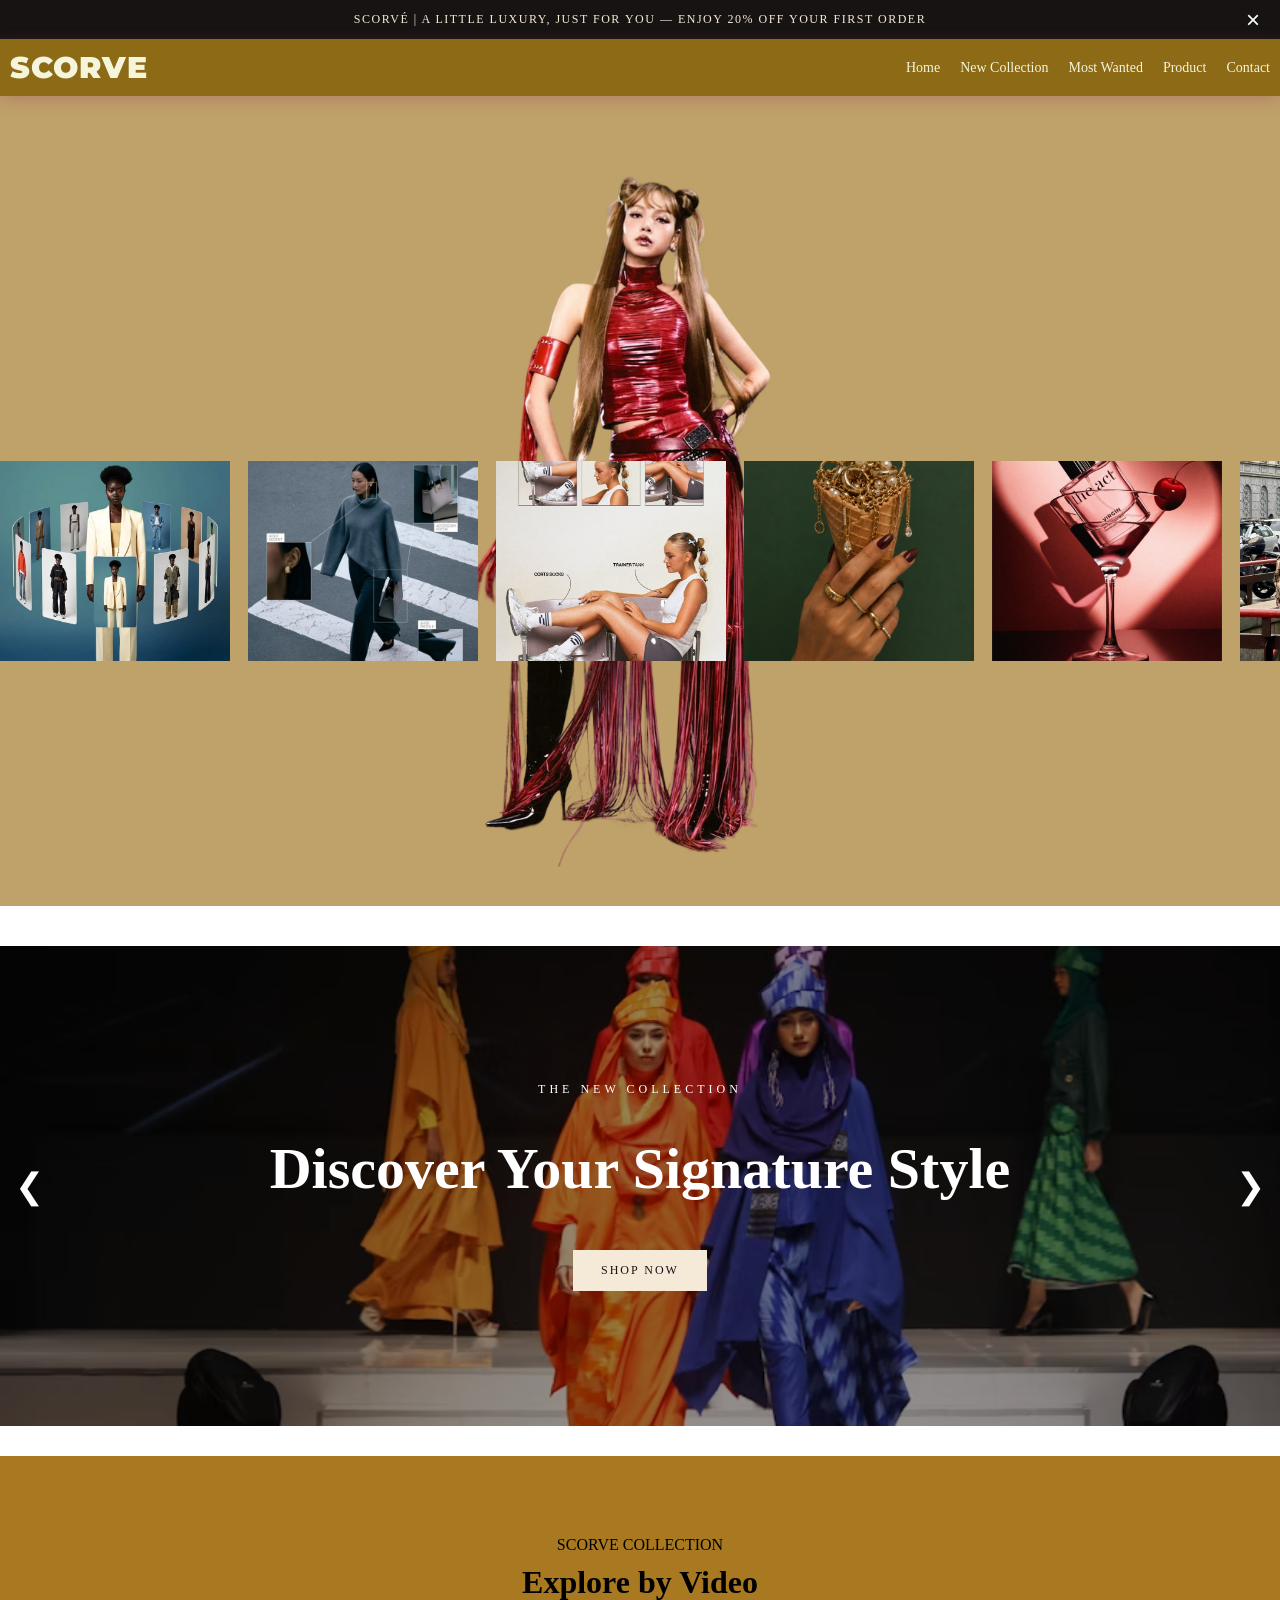
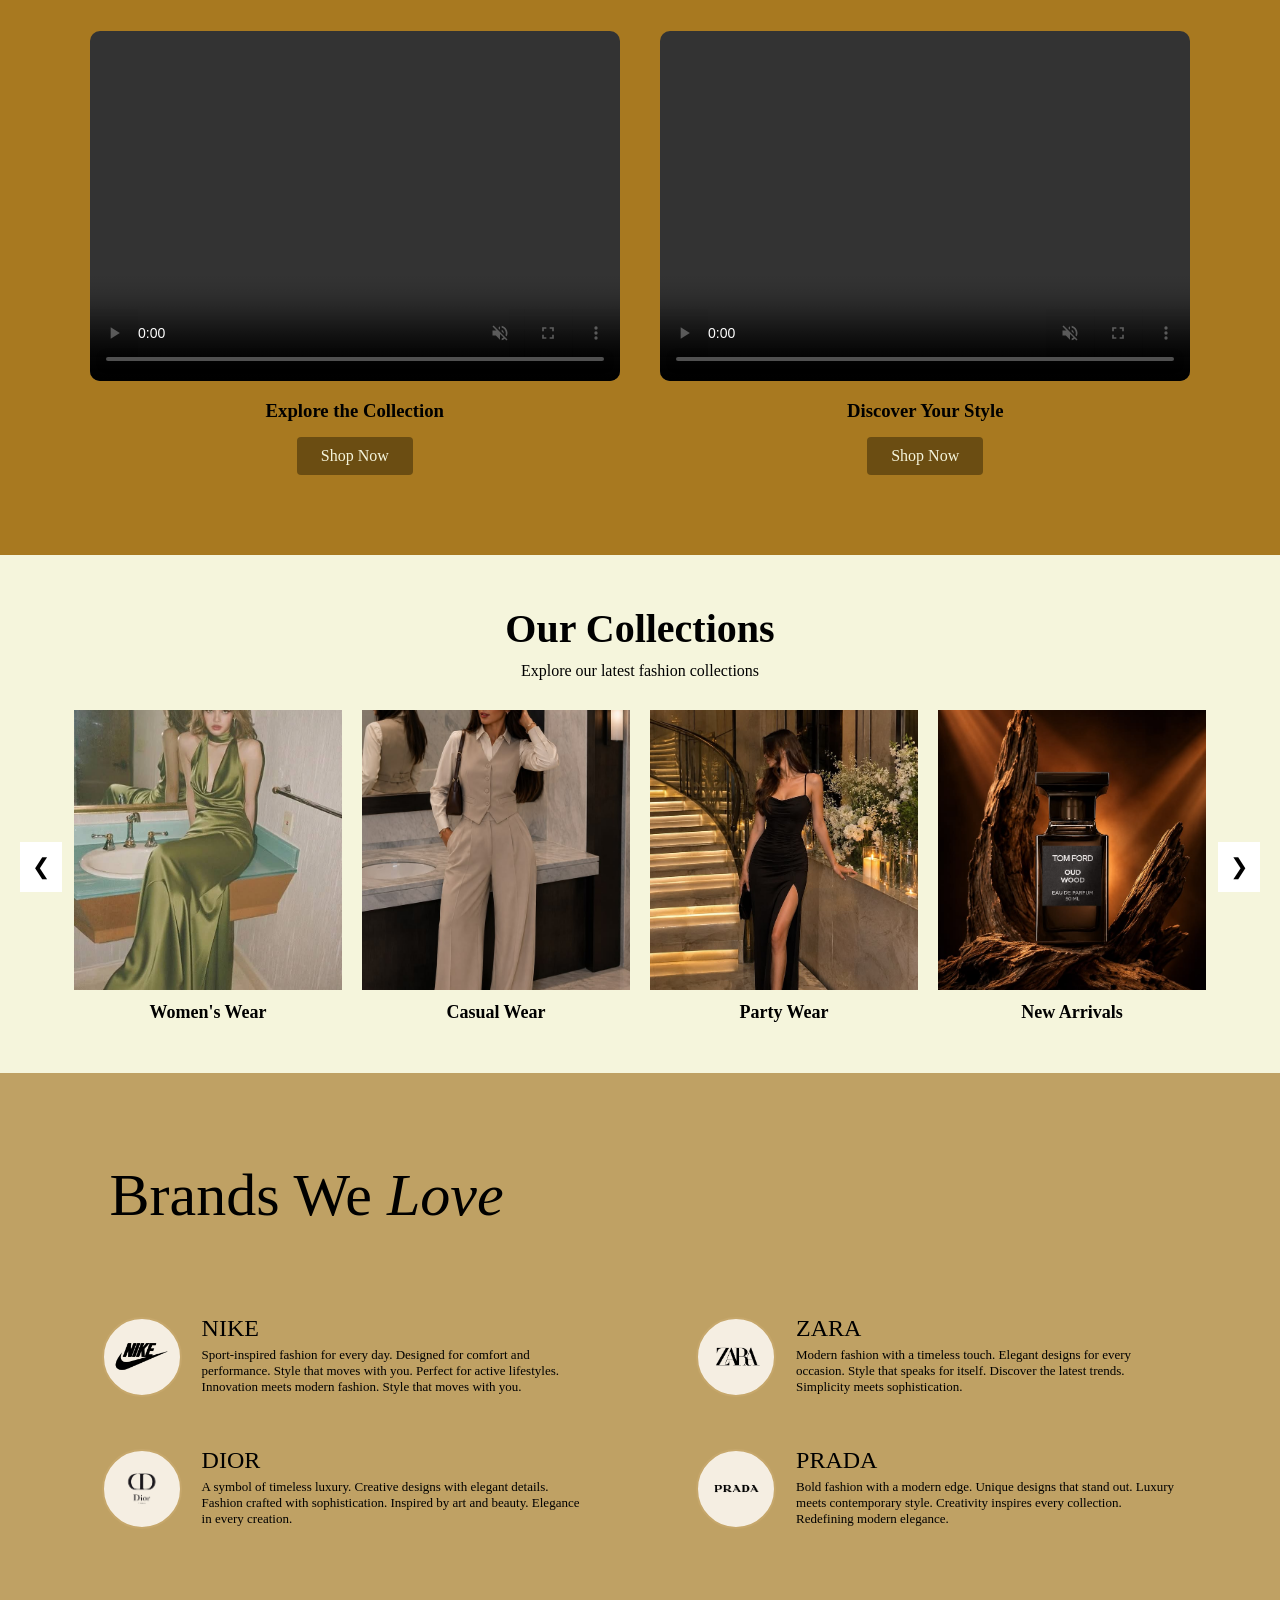
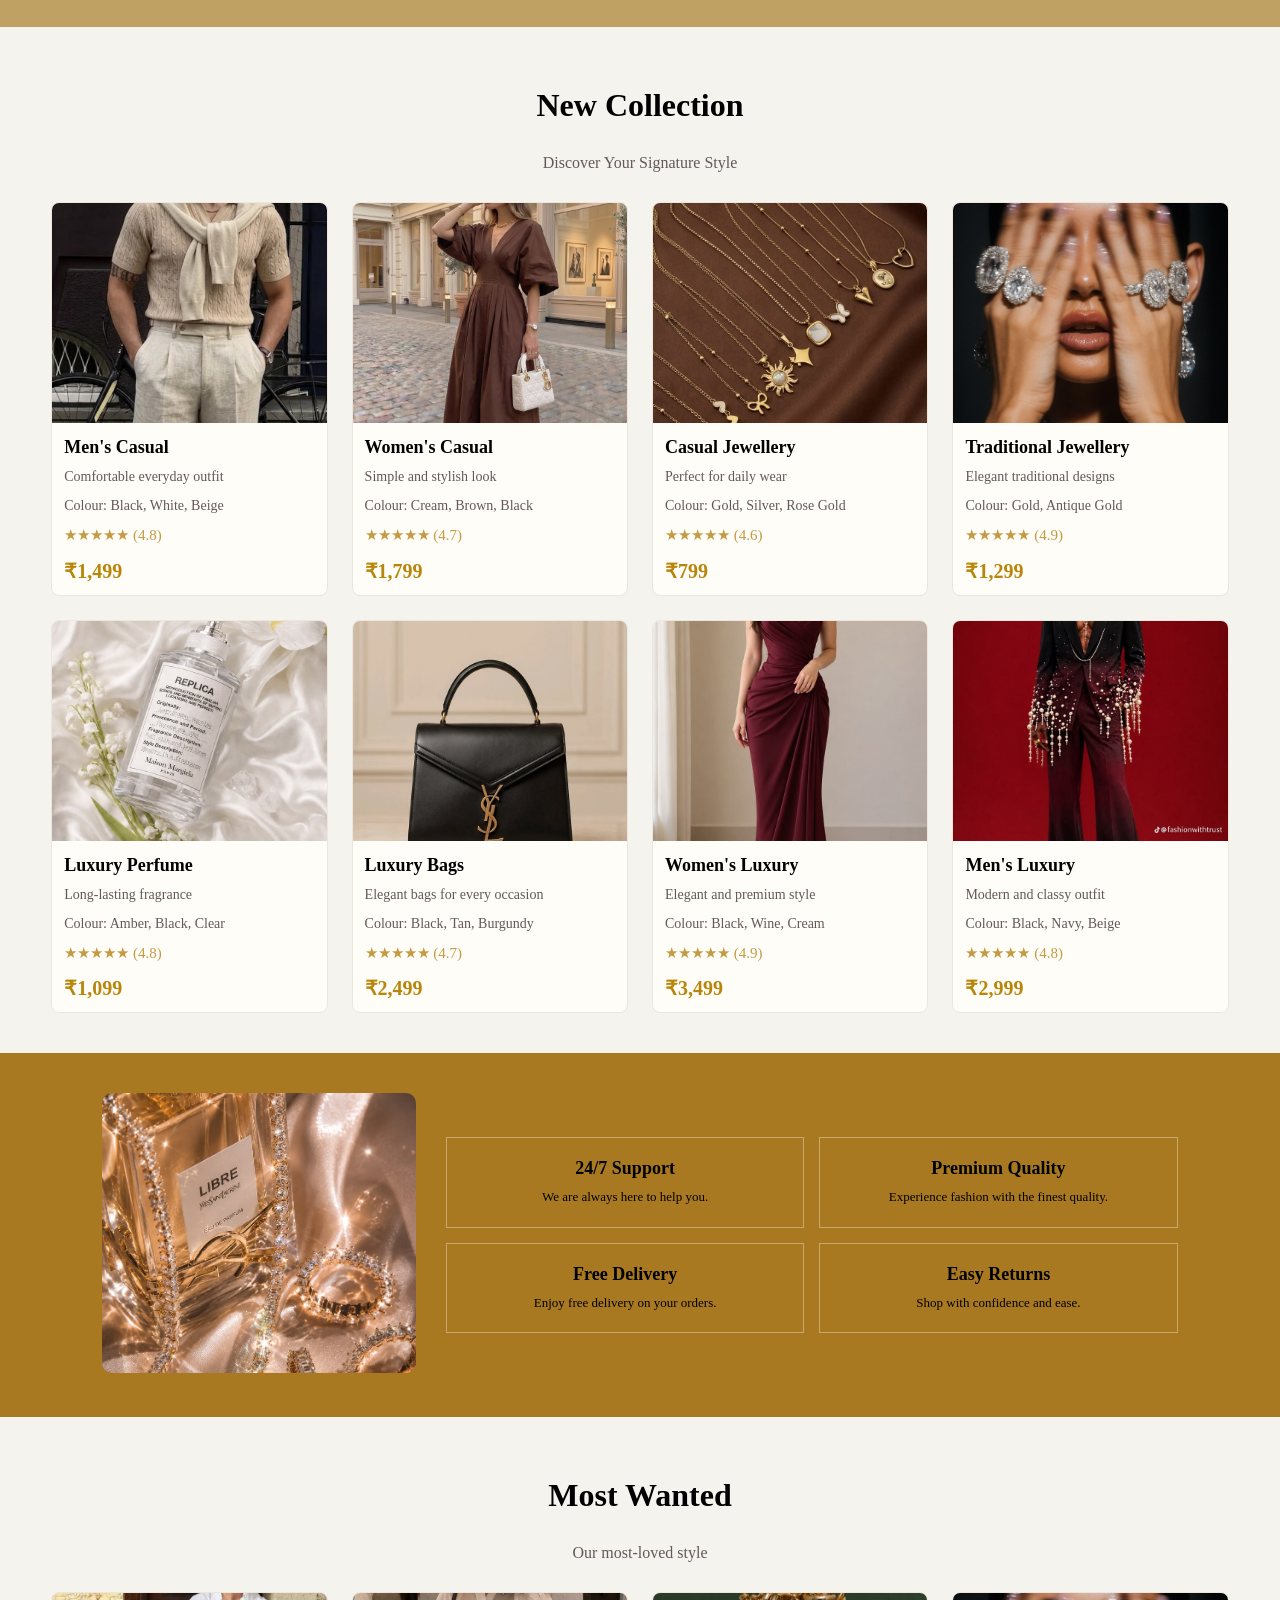
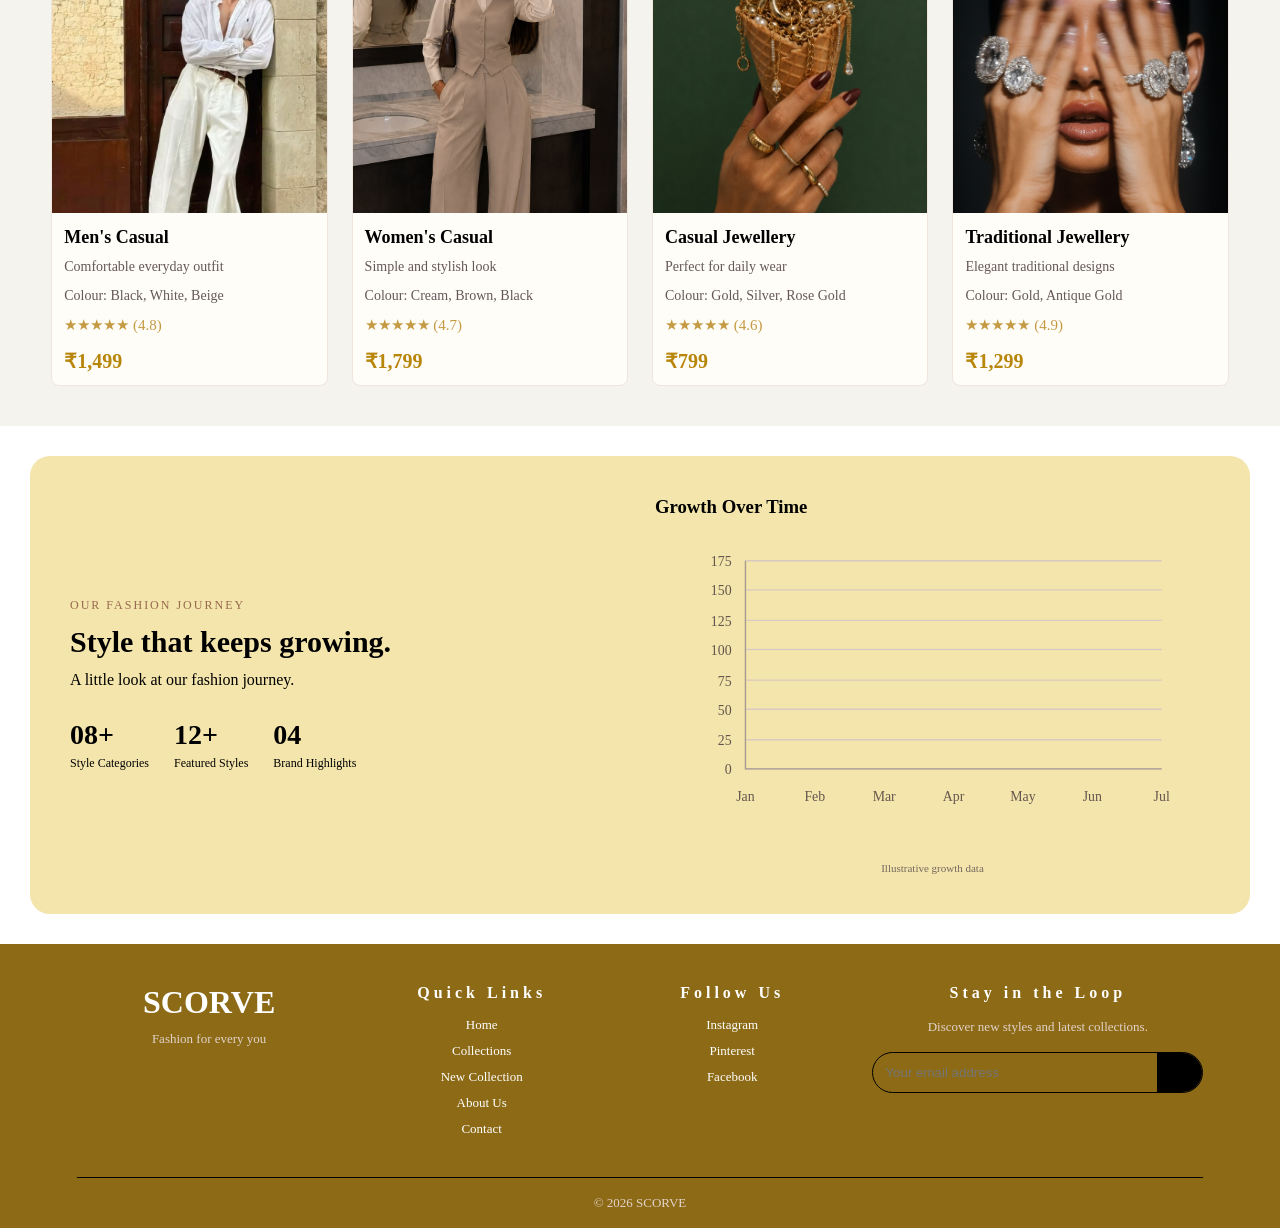
<file: index.html>
<!DOCTYPE html>
<html lang="en">

<head>
    <meta charset="UTF-8">
    <meta name="viewport" content="width=device-width, initial-scale=1.0">
    <title>SCORVE</title>

    <link rel="stylesheet" href="style.css">
    <script src="script.js" defer></script>

    <link href="https://fonts.googleapis.com/css2?family=Montserrat:wght@400;600;700;800&display=swap" rel="stylesheet">
    <link rel="stylesheet" href="https://cdnjs.cloudflare.com/ajax/libs/font-awesome/6.7.2/css/all.min.css">
</head>

<body>

    <!-- Offer Bar -->
    <div class="offer-bar" id="offerBar">
        <p>SCORVÉ | A LITTLE LUXURY, JUST FOR YOU — ENJOY 20% OFF YOUR FIRST ORDER</p>
        <button onclick="closeOffer()">×</button>
    </div>
    
    <!--navbarr-->
<header class="navbar">
    <a href="index.html" class="logo">SCORVE</a>
    <button class="menu-btn" onclick="toggleMenu()">☰</button>

    <nav class="nav-links">
        <a href="index.html">Home</a>
        <a href="index.html#new-collection">New Collection</a>
        <a href="index.html#most-wanted">Most Wanted</a>
        <a href="product.html">Product</a>
        <a href="contact.html">Contact</a>
    </nav>
</header>






















    <!-- Hero Section -->
<section class="home-hero">

    <img src="./images/lisa1.png"
         class="hero-bg"
         alt="Fashion Brand">

    <div class="hero-title">
        
    </div>

    <div class="product-slider">
        <div class="product-track">

            <img src="./images/slide2.jpg" alt="Fashion Product">
            <img src="./images/slide3.jpg" alt="Fashion Product">
            <img src="./images/slide4.jpg" alt="Fashion Product">
            <img src="./images/slide5.jpg" alt="Fashion Product">
            <img src="./images/slide6.jpg" alt="Fashion Product">
            <img src="./images/slide10.jpg" alt="Fashion Product">

            <img src="./images/slide9.jpg" alt="Fashion Product">
            <img src="./images/slide11.jpg" alt="Fashion Product">
            <img src="./images/slide12.jpg" alt="Fashion Product">
            <img src="./images/slide7.jpg" alt="Fashion Product">
            <img src="./images/slide8.jpg" alt="Fashion Product">
            <img src="./images/slide10.jpg" alt="Fashion Product">

        </div>
    </div>

</section>






























    <!-- Fashion Slider -->
    <section class="hero-slider">

        <div class="slide active" style="background-image: url('./images/slide60.avif');">
            <div class="slide-content">
                <p>THE NEW COLLECTION</p>
                <h1>Discover Your Signature Style</h1>
                <a href="product.html">SHOP NOW</a>
            </div>
        </div>

        <div class="slide" style="background-image: url('./images/slide40.avif');">
            <div class="slide-content">
                <p>TIMELESS ELEGANCE</p>
                <h1>Luxury That Defines You</h1>
                <a href="product.html">EXPLORE NOW</a>
            </div>
        </div>

        <div class="slide" style="background-image: url('./images/slide100.avif');">
            <div class="slide-content">
                <p>YOUR STYLE, YOUR STORY</p>
                <h1>Wear Your Confidence</h1>
                <a href="product.html">DISCOVER MORE</a>
            </div>
        </div>

        <button class="prev" onclick="changeSlide(-1)">❮</button>
        <button class="next" onclick="changeSlide(1)">❯</button>

    </section>


<!-- Explore by Video -->
<section class="video-section">
    <p class="small-title">SCORVE COLLECTION</p>
    <h2>Explore by Video</h2>

    <div class="video-container">

        <div class="video-card">
            <video controls muted loop playsinline>
                <source src="./vdo/vdo1.mp4" type="video/mp4">
            </video>
            <h3>Explore the Collection</h3>
            <a href="product.html" class="video-btn">Shop Now</a>
        </div>

        <div class="video-card">
            <video controls muted loop playsinline>
                <source src="./vdo/vdo2.mp4" type="video/mp4">
            </video>
            <h3>Discover Your Style</h3>
            <a href="product.html" class="video-btn">Shop Now</a>
        </div>

    </div>
</section>















    <!-- Our Collections -->
    <section class="collections" id="collections">

        <h2>Our Collections</h2>
        <p>Explore our latest fashion collections</p>

        <div class="collection-slider">

            <button class="slide-btn" id="prevBtn">&#10094;</button>

            <div class="collection-window">
                <div class="collection-track" id="collectionTrack">

                    <div class="collection-card">
                        <img src="./images/p1.jpg" alt="Women's Wear">
                        <h3>Women's Wear</h3>
                    </div>

                    <div class="collection-card">
                        <img src="./images/old-money-4.jpg" alt="Casual Wear">
                        <h3>Casual Wear</h3>
                    </div>

                    <div class="collection-card">
                        <img src="./images/luxury-dress-4.jpg" alt="Party Wear">
                        <h3>Party Wear</h3>
                    </div>

                    <div class="collection-card">
                        <img src="./images/woody-fragrance.jpg" alt="New Arrivals">
                        <h3>New Arrivals</h3>
                    </div>

                    <div class="collection-card">
                        <img src="./images/jewellery-4.jpg" alt="Accessories">
                        <h3>Accessories</h3>
                    </div>

                    <div class="collection-card">
                        <img src="./images/jewellery-3.jpg" alt="Jewellery">
                        <h3>Jewellery</h3>
                    </div>

                    <div class="collection-card">
                        <img src="./images/contactus.jpg" alt="Perfumes">
                        <h3>Perfumes</h3>
                    </div>

                    <div class="collection-card">
                        <img src="./images/mini-bag.jpg" alt="Bags">
                        <h3>Bags</h3>
                    </div>

                </div>
            </div>

            <button class="slide-btn" id="nextBtn">&#10095;</button>

        </div>
    </section>

    <!-- Brands -->
    <section class="brands">

        <h1>Brands We <span>Love</span></h1>

        <div class="brand-grid">

            <div class="brand-card">
                <div class="circle">
                    <img src="./images/nike.png" alt="Nike">
                </div>
                <div>
                    <h2>NIKE</h2>
                    <p>Sport-inspired fashion for every day.
                        Designed for comfort and performance.
                        Style that moves with you.
                        Perfect for active lifestyles.
                        Innovation meets modern fashion.
                        Style that moves with you.</p>
                </div>
            </div>

            <div class="brand-card">
                <div class="circle">
                    <img src="./images/zara.png" alt="Zara">
                </div>
                <div>
                    <h2>ZARA</h2>
                    <p>Modern fashion with a timeless touch.
                        Elegant designs for every occasion.
                        Style that speaks for itself.
                        Discover the latest trends.
                        Simplicity meets sophistication.</p>
                </div>
            </div>

            <div class="brand-card">
                <div class="circle">
                    <img src="./images/dior.png" alt="Dior">
                </div>
                <div>
                    <h2>DIOR</h2>
                    <p>A symbol of timeless luxury.
                        Creative designs with elegant details.
                        Fashion crafted with sophistication.
                        Inspired by art and beauty.
                        Elegance in every creation.</p>
                </div>
            </div>

            <div class="brand-card">
                <div class="circle">
                    <img src="./images/pnda.png" alt="Prada">
                </div>
                <div>
                    <h2>PRADA</h2>
                    <p>Bold fashion with a modern edge.
                        Unique designs that stand out.
                        Luxury meets contemporary style.
                        Creativity inspires every collection.
                        Redefining modern elegance.</p>
                </div>
            </div>

        </div>
    </section>

    <!-- New Collection -->
    <section class="new-collection" id="new-collection">

        <h1>New Collection</h1>
        <p>Discover Your Signature Style</p>

        <div class="collection-container">

            <div class="card">
                <img src="./images/old-money-1.jpg" alt="Men's Casual">
                <h3>Men's Casual</h3>
                <p>Comfortable everyday outfit</p>
                <p>Colour: Black, White, Beige</p>
                <p class="rating">★★★★★ (4.8)</p>
                <h4>₹1,499</h4>
            </div>

            <div class="card">
                <img src="./images/old-money-3.jpg" alt="Women's Casual">
                <h3>Women's Casual</h3>
                <p>Simple and stylish look</p>
                <p>Colour: Cream, Brown, Black</p>
                <p class="rating">★★★★★ (4.7)</p>
                <h4>₹1,799</h4>
            </div>

            <div class="card">
                <img src="./images/jewellery-2.jpg" alt="Casual Jewellery">
                <h3>Casual Jewellery</h3>
                <p>Perfect for daily wear</p>
                <p>Colour: Gold, Silver, Rose Gold</p>
                <p class="rating">★★★★★ (4.6)</p>
                <h4>₹799</h4>
            </div>

            <div class="card">
                <img src="./images/c8.jpg" alt="Traditional Jewellery">
                <h3>Traditional Jewellery</h3>
                <p>Elegant traditional designs</p>
                <p>Colour: Gold, Antique Gold</p>
                <p class="rating">★★★★★ (4.9)</p>
                <h4>₹1,299</h4>
            </div>

            <div class="card">
                <img src="./images/lily-fragrance.jpg" alt="Luxury Perfume">
                <h3>Luxury Perfume</h3>
                <p>Long-lasting fragrance</p>
                <p>Colour: Amber, Black, Clear</p>
                <p class="rating">★★★★★ (4.8)</p>
                <h4>₹1,099</h4>
            </div>

            <div class="card">
                <img src="./images/classic-handbag.jpg" alt="Luxury Bags">
                <h3>Luxury Bags</h3>
                <p>Elegant bags for every occasion</p>
                <p>Colour: Black, Tan, Burgundy</p>
                <p class="rating">★★★★★ (4.7)</p>
                <h4>₹2,499</h4>
            </div>

            <div class="card">
                <img src="./images/luxury-dress-3.jpg" alt="Women's Luxury">
                <h3>Women's Luxury</h3>
                <p>Elegant and premium style</p>
                <p>Colour: Black, Wine, Cream</p>
                <p class="rating">★★★★★ (4.9)</p>
                <h4>₹3,499</h4>
            </div>

            <div class="card">
                <img src="./images/men bergnedy.jpg" alt="Men's Luxury">
                <h3>Men's Luxury</h3>
                <p>Modern and classy outfit</p>
                <p>Colour: Black, Navy, Beige</p>
                <p class="rating">★★★★★ (4.8)</p>
                <h4>₹2,999</h4>
            </div>

        </div>
    </section>

    <!-- Services -->
    <section class="service-section">

        <div class="service-image">
            <img src="./images/ab.jpg" alt="Luxury Fashion">
        </div>

        <div class="features">

            <div class="feature">
                <h2>24/7 Support</h2>
                <p>We are always here to help you.</p>
            </div>

            <div class="feature">
                <h2>Premium Quality</h2>
                <p>Experience fashion with the finest quality.</p>
            </div>

            <div class="feature">
                <h2>Free Delivery</h2>
                <p>Enjoy free delivery on your orders.</p>
            </div>

            <div class="feature">
                <h2>Easy Returns</h2>
                <p>Shop with confidence and ease.</p>
            </div>

        </div>
    </section>

    <!-- Most Wanted -->
    <section class="new-collection" id="most-wanted">

        <h1>Most Wanted</h1>
        <p>Our most-loved style</p>

        <div class="collection-container">

            <div class="card">
                <img src="./images/old-money-2.jpg" alt="Men's Casual">
                <h3>Men's Casual</h3>
                <p>Comfortable everyday outfit</p>
                <p>Colour: Black, White, Beige</p>
                <p class="rating">★★★★★ (4.8)</p>
                <h4>₹1,499</h4>
            </div>

            <div class="card">
                <img src="./images/old-money-4.jpg" alt="Women's Casual">
                <h3>Women's Casual</h3>
                <p>Simple and stylish look</p>
                <p>Colour: Cream, Brown, Black</p>
                <p class="rating">★★★★★ (4.7)</p>
                <h4>₹1,799</h4>
            </div>

            <div class="card">
                <img src="./images/slide5.jpg" alt="Casual Jewellery">
                <h3>Casual Jewellery</h3>
                <p>Perfect for daily wear</p>
                <p>Colour: Gold, Silver, Rose Gold</p>
                <p class="rating">★★★★★ (4.6)</p>
                <h4>₹799</h4>
            </div>

            <div class="card">
                <img src="./images/c8.jpg" alt="Traditional Jewellery">
                <h3>Traditional Jewellery</h3>
                <p>Elegant traditional designs</p>
                <p>Colour: Gold, Antique Gold</p>
                <p class="rating">★★★★★ (4.9)</p>
                <h4>₹1,299</h4>
            </div>

        </div>
    </section>

    <!-- Growth -->
    <section class="growth" id="growth">

        <div class="growth-info">
            <p class="tagline">OUR FASHION JOURNEY</p>
            <h2>Style that keeps growing.</h2>
            <p>A little look at our fashion journey.</p>

            <div class="stats">

                <div>
                    <h3>08+</h3>
                    <p>Style Categories</p>
                </div>

                <div>
                    <h3>12+</h3>
                    <p>Featured Styles</p>
                </div>

                <div>
                    <h3>04</h3>
                    <p>Brand Highlights</p>
                </div>

            </div>
        </div>

        <div class="graph">
            <h3>Growth Over Time</h3>

            <svg class="growth-chart" viewBox="0 0 360 230">

                <g class="grid">
                    <line x1="45" y1="20" x2="345" y2="20"/>
                    <line x1="45" y1="41" x2="345" y2="41"/>
                    <line x1="45" y1="63" x2="345" y2="63"/>
                    <line x1="45" y1="84" x2="345" y2="84"/>
                    <line x1="45" y1="106" x2="345" y2="106"/>
                    <line x1="45" y1="127" x2="345" y2="127"/>
                    <line x1="45" y1="149" x2="345" y2="149"/>
                    <line x1="45" y1="170" x2="345" y2="170"/>
                </g>

                <g class="y-labels">
                    <text x="35" y="24">175</text>
                    <text x="35" y="45">150</text>
                    <text x="35" y="67">125</text>
                    <text x="35" y="88">100</text>
                    <text x="35" y="110">75</text>
                    <text x="35" y="131">50</text>
                    <text x="35" y="153">25</text>
                    <text x="35" y="174">0</text>
                </g>

                <path class="axis" d="M45 20 V170 H345"/>

                <g class="x-labels">
                    <text x="45" y="193">Jan</text>
                    <text x="95" y="193">Feb</text>
                    <text x="145" y="193">Mar</text>
                    <text x="195" y="193">Apr</text>
                    <text x="245" y="193">May</text>
                    <text x="295" y="193">Jun</text>
                    <text x="345" y="193">Jul</text>
                </g>

                <path class="line" d="M45 170 L95 131 L145 135 L195 93 L245 97 L295 54 L345 29"/>

            </svg>

            <p class="graph-note">Illustrative growth data</p>
        </div>
    </section>

    <!-- Footer -->
    <footer class="footer">

        <div class="footer-container">

            <div class="footer-brand">
                <h2>SCORVE</h2>
                <p>Fashion for every you </p>
            </div>

            <div class="footer-links">
                <h3>Quick Links</h3>
                <a href="index.html">Home</a>
                <a href="#collections">Collections</a>
                <a href="#new-collection">New Collection</a>
                <a href="#about">About Us</a>
                <a href="contact.html">Contact</a>
            </div>

            <div class="footer-social">
                <h3>Follow Us</h3>
                <a href="#">Instagram</a>
                <a href="#">Pinterest</a>
                <a href="#">Facebook</a>
            </div>

            <div class="footer-news">
                <h3>Stay in the Loop</h3>
                <p>Discover new styles and latest collections.</p>

                <form>
                    <input type="email" placeholder="Your email address">
                    <button type="submit">→</button>
                </form>
            </div>

        </div>

        <div class="footer-bottom">
            <p>© 2026 SCORVE</p>
        </div>

    </footer>

</body>
</html>
</file>
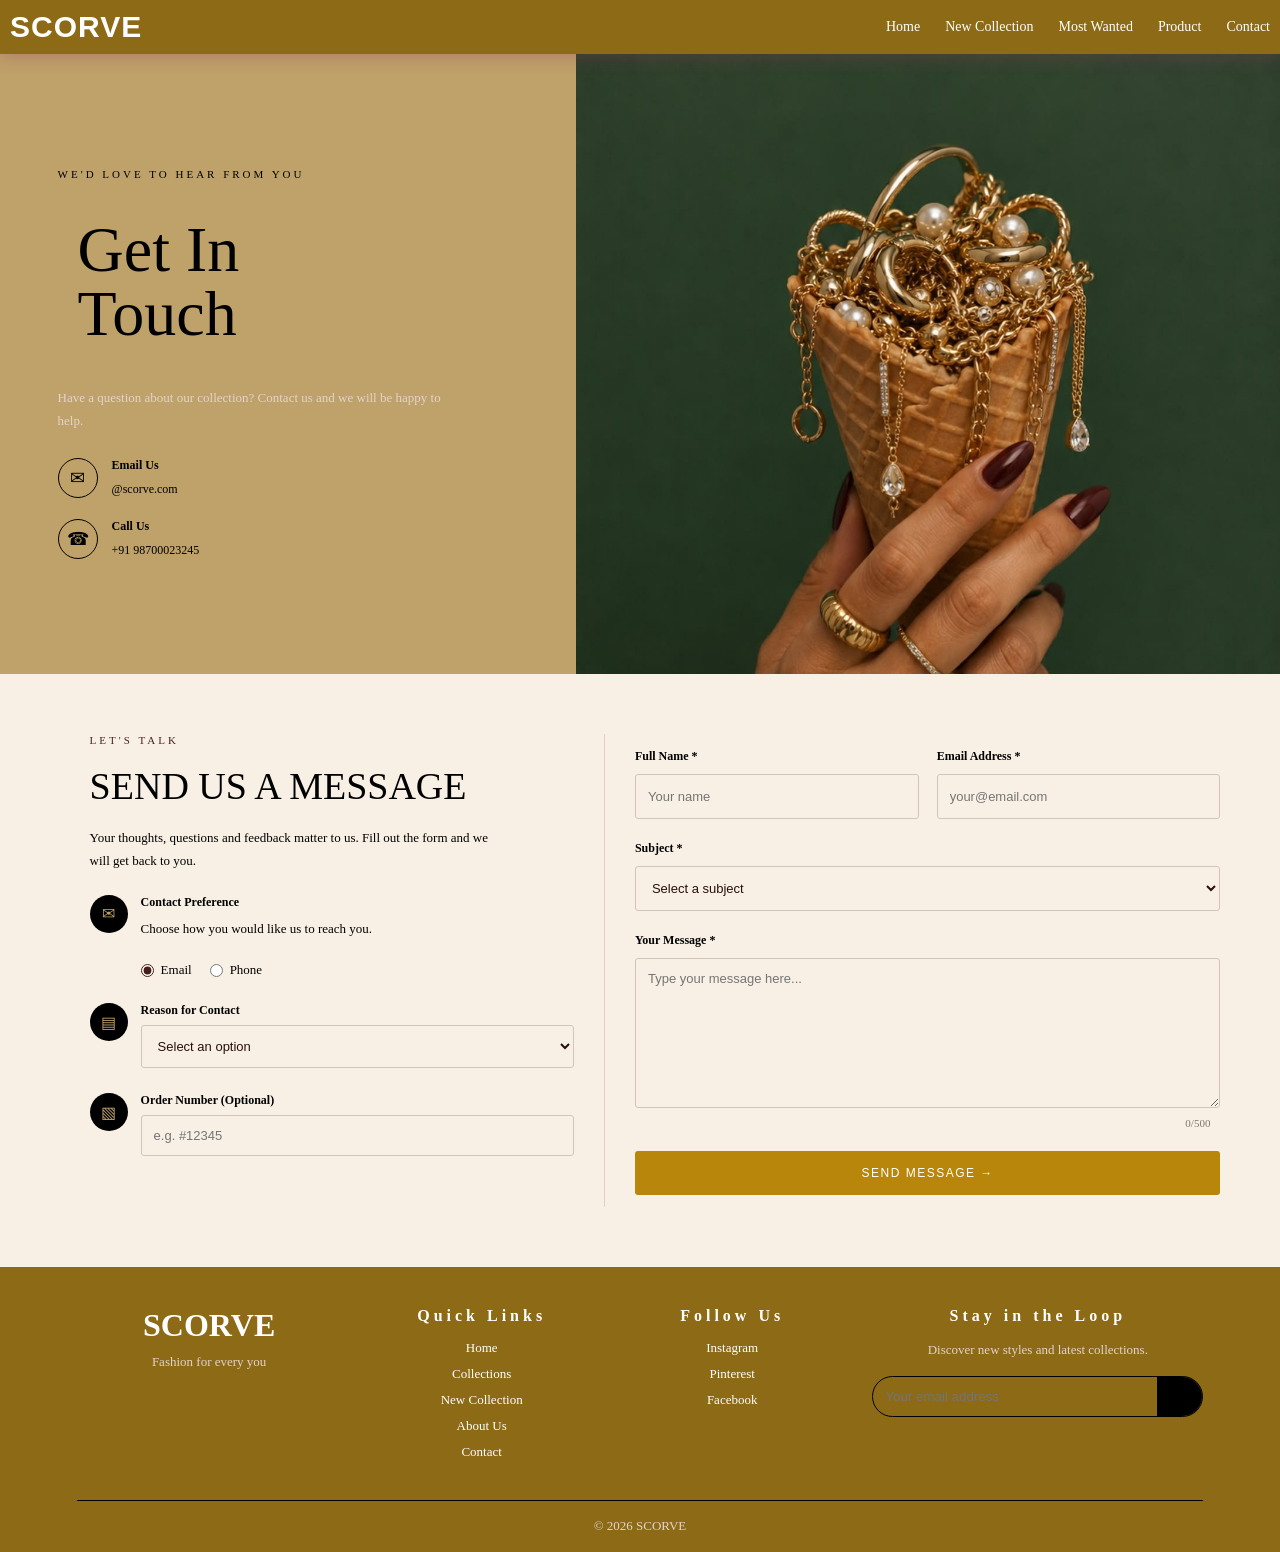
<file: contact.html>
<!DOCTYPE html>
<html lang="en">
<head>
    <meta charset="UTF-8">
    <meta name="viewport" content="width=device-width, initial-scale=1.0">
    <title>Contact |scorve</title>
    <link rel="stylesheet" href="style.css">
    
</head>
<body class="contact-page">
    
<header class="navbar">
    <a href="index.html" class="logo">SCORVE</a>

    <nav class="nav-links">
        <a href="index.html">Home</a>
        <a href="index.html#new-collection">New Collection</a>
        <a href="index.html#most-wanted">Most Wanted</a>
        <a href="product.html">Product</a>
        <a href="contact.html">Contact</a>
    </nav>

    <button class="menu-toggle" onclick="toggleMenu()">☰</button>
</header>






    <section class="hero">
        <div class="hero-content">
            <p class="eyebrow">WE'D LOVE TO HEAR FROM YOU</p>
            <h1>Get In<br>Touch</h1>
            <p class="intro">Have a question about our collection? Contact us and we will be happy to help.</p>

            <div class="contact-details">
                <div class="contact-item">
                    <div class="contact-icon">✉</div>
                    <div>
                        <h4>Email Us</h4>
                        <p>@scorve.com</p>
                    </div>
                </div>
                <div class="contact-item">
                    <div class="contact-icon">☎</div>
                    <div>
                        <h4>Call Us</h4>
                        <p>+91 98700023245</p>
                    </div>
                </div>
            </div>
        </div>

        <div class="hero-image">
                
            <img src="./images/slide5.jpg" alt="Fashion editorial model">
        </div>
    </section>

    <section class="contact-section">
        <div class="form-info">
            <p class="eyebrow dark">LET'S TALK</p>
            <h2>SEND US A MESSAGE</h2>
            <p class="form-description">Your thoughts, questions and feedback matter to us. Fill out the form and we will get back to you.</p>

            <div class="extra-field">
                <div class="extra-icon">✉</div>
                <div class="extra-content">
                    <h4>Contact Preference</h4>
                    <p>Choose how you would like us to reach you.</p>
                    <div class="radio-options">
                        <label><input type="radio" name="preference" value="Email" checked> Email</label>
                        <label><input type="radio" name="preference" value="Phone"> Phone</label>
                    </div>
                </div>
            </div>

            <div class="extra-field">
                <div class="extra-icon">▤</div>
                <div class="extra-content">
                    <h4>Reason for Contact</h4>
                    <select id="reason">
                        <option value="">Select an option</option>
                        <option>Order Enquiry</option>
                        <option>Product Question</option>
                        <option>Fashion Advice</option>
                        <option>Feedback</option>
                        <option>Other</option>
                    </select>
                </div>
            </div>

            <div class="extra-field">
                <div class="extra-icon">▧</div>
                <div class="extra-content">
                    <h4>Order Number (Optional)</h4>
                    <input type="text" id="orderNumber" placeholder="e.g. #12345">
                </div>
            </div>
        </div>

        <div class="form-container">
            <form id="contactForm">
                <div class="form-row">
                    <div class="input-group">
                        <label for="name">Full Name *</label>
                        <input type="text" id="name" placeholder="Your name" required>
                    </div>
                    <div class="input-group">
                        <label for="email">Email Address *</label>
                        <input type="email" id="email" placeholder="your@email.com" required>
                    </div>
                </div>

                <div class="input-group">
                    <label for="subject">Subject *</label>
                    <select id="subject" required>
                        <option value="">Select a subject</option>
                        <option>General Enquiry</option>
                        <option>Order Support</option>
                        <option>Product Information</option>
                        <option>Feedback</option>
                        <option>Other</option>
                    </select>
                </div>

                <div class="input-group">
                    <label for="message">Your Message *</label>
                    <textarea id="message" maxlength="500" placeholder="Type your message here..." required></textarea>
                    <p class="char-count"><span id="count">0</span>/500</p>
                </div>

                <button type="submit">SEND MESSAGE →</button>
                <p id="successMessage" class="success-message"></p>
            </form>
        </div>
    </section>

        <!-- Footer -->
    <footer class="footer">

        <div class="footer-container">

            <div class="footer-brand">
                <h2>SCORVE</h2>
                <p>Fashion for every you </p>
            </div>

            <div class="footer-links">
                <h3>Quick Links</h3>
                <a href="index.html">Home</a>
                <a href="#collections">Collections</a>
                <a href="#new-collection">New Collection</a>
                <a href="#about">About Us</a>
                <a href="contact.html">Contact</a>
            </div>

            <div class="footer-social">
                <h3>Follow Us</h3>
                <a href="#">Instagram</a>
                <a href="#">Pinterest</a>
                <a href="#">Facebook</a>
            </div>

            <div class="footer-news">
                <h3>Stay in the Loop</h3>
                <p>Discover new styles and latest collections.</p>

                <form>
                    <input type="email" placeholder="Your email address">
                    <button type="submit">→</button>
                </form>
            </div>

        </div>

        <div class="footer-bottom">
            <p>© 2026 SCORVE</p>
        </div>

    </footer>
        <script src="script.js"></script>

</body>
</html>
</file>
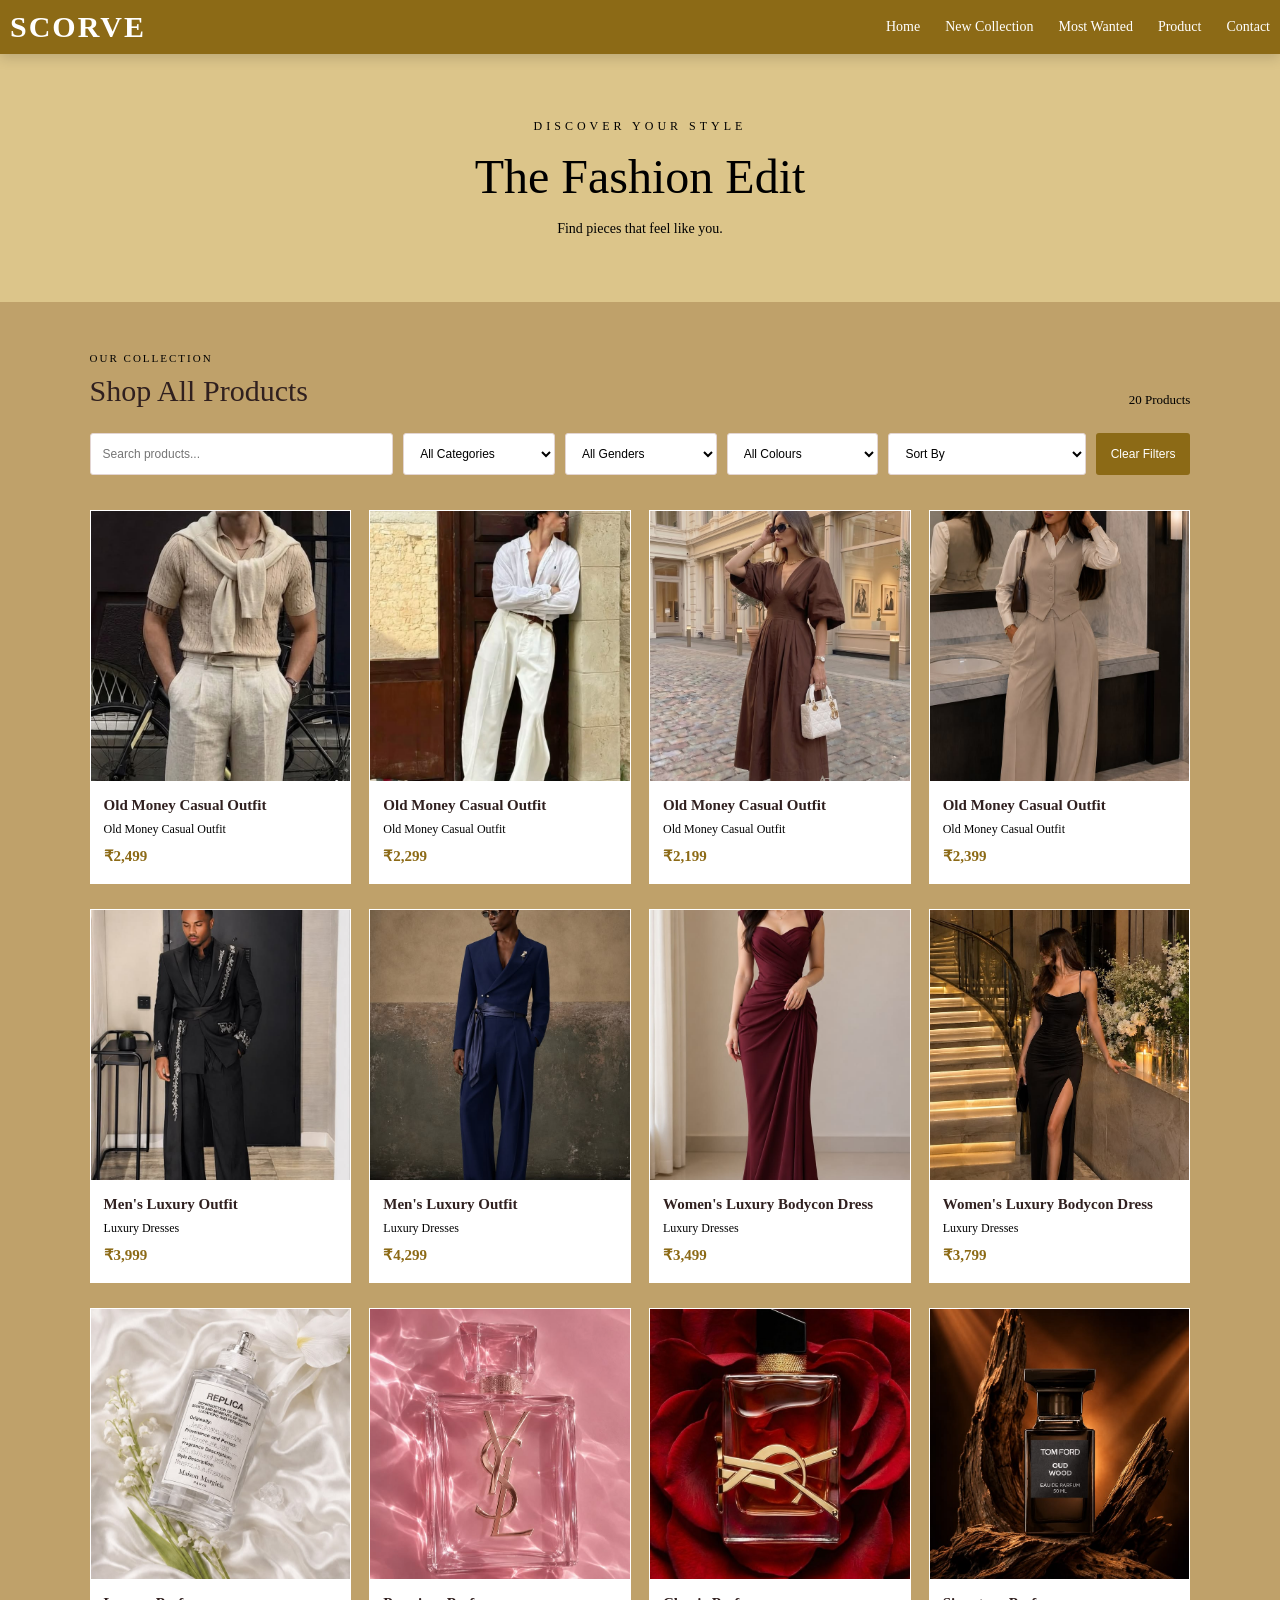
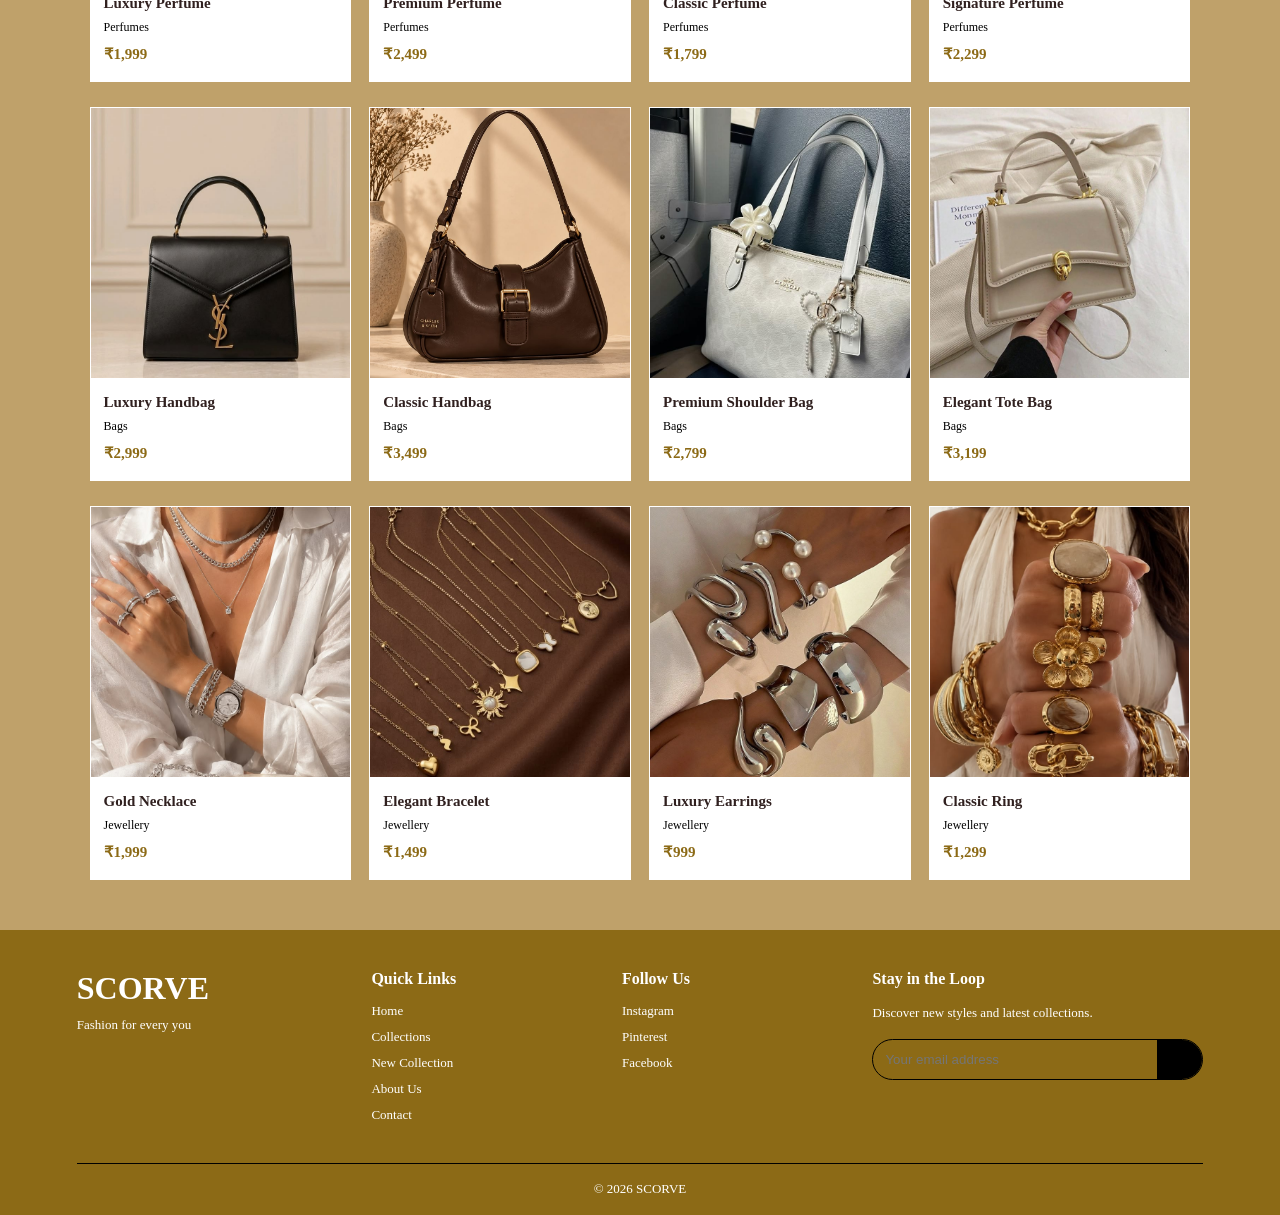
<file: product.html>
<!DOCTYPE html>
<html lang="en">
<head>
    <meta charset="UTF-8">
    <meta name="viewport" content="width=device-width, initial-scale=1.0">
    <title>scorve</title>
    <link rel="stylesheet" href="product.css">
    <script src="product.js" defer></script>
</head>
<body>

    <!--navbarr-->
<header class="navbar">
    <a href="index.html" class="logo">SCORVE</a>

    <nav class="nav-links">
        <a href="index.html">Home</a>
        <a href="index.html#new-collection">New Collection</a>
        <a href="index.html#most-wanted">Most Wanted</a>
        <a href="product.html">Product</a>
        <a href="contact.html">Contact</a>
    </nav>
    <button class="menu-toggle" id="menuToggle">☰</button>
</header>

    <header class="shop-hero">
        <p>DISCOVER YOUR STYLE</p>
        <h1>The Fashion Edit</h1>
        <span>Find pieces that feel like you.</span>
    </header>

    <main class="shop-container">

        <div class="shop-heading">
            <div>
                <p class="small-title">OUR COLLECTION</p>
                <h2>Shop All Products</h2>
            </div>
            <p id="productCount">20 Products</p>
        </div>

        <div class="filter-area">

            <input type="search" id="searchInput"
                   placeholder="Search products...">

            <select id="categoryFilter">
                <option value="">All Categories</option>
                <option value="Dresses">Dresses</option>
                <option value="Bags">Bags</option>
                <option value="Shoes">Shoes</option>
                <option value="Accessories">Accessories</option>
                <option value="Perfume">Perfume</option>
            </select>

            <select id="genderFilter">
                <option value="">All Genders</option>
                <option value="Women">Women</option>
                <option value="Men">Men</option>
            </select>

            <select id="colorFilter">
                <option value="">All Colours</option>
                <option value="Black">Black</option>
                <option value="White">White</option>
                <option value="Red">Red</option>
                <option value="Blue">Blue</option>
                <option value="Pink">Pink</option>
                <option value="Beige">Beige</option>
                <option value="Brown">Brown</option>
            </select>

            <select id="sortFilter">
                <option value="">Sort By</option>
                <option value="lowToHigh">Price: Low to High</option>
                <option value="highToLow">Price: High to Low</option>
            </select>

            <button type="button" id="clearButton">Clear Filters</button>
        </div>

        <div id="productList" class="product-list"></div>

        <p id="noProducts">No products found. Try another search.</p>

    </main>

        
    <!-- Footer -->
    <footer class="footer">

        <div class="footer-container">

            <div class="footer-brand">
                <h2>SCORVE</h2>
                <p>Fashion for every you </p>
            </div>

            <div class="footer-links">
                <h3>Quick Links</h3>
                <a href="index.html">Home</a>
                <a href="#collections">Collections</a>
                <a href="#new-collection">New Collection</a>
                <a href="#about">About Us</a>
                <a href="contact.html">Contact</a>
            </div>

            <div class="footer-social">
                <h3>Follow Us</h3>
                <a href="#">Instagram</a>
                <a href="#">Pinterest</a>
                <a href="#">Facebook</a>
            </div>

            <div class="footer-news">
                <h3>Stay in the Loop</h3>
                <p>Discover new styles and latest collections.</p>

                <form>
                    <input type="email" placeholder="Your email address">
                    <button type="submit">→</button>
                </form>
            </div>

        </div>

        <div class="footer-bottom">
            <p>© 2026 SCORVE</p>
        </div>

    </footer>
</body>
</html>
</file>
<file: style.css>
*{
    padding: 0;
    margin: 0;
    box-sizing: border-box;
}

body {
    font-family: "Young Serif", serif;
}

.navbar {
    background:#8c6a16;
    padding: 10px;
    display: flex;
    align-items: center;
    justify-content: space-between;
    gap: 20px;
    position: sticky;
    top: 0;
    z-index: 1000;
box-shadow: 0 4px 15px rgba(150, 63, 89, 0.3);
    
}

.navbar .logo {
    color:beige;
    font-family: 'Montserrat', sans-serif;
    font-size: 30px;
    font-weight: 900;
    text-decoration: none;
    margin-right: auto;
}

.navbar .nav-links {
    display: flex;
    flex-wrap: wrap;
    gap: 20px;
}

.navbar .nav-links a {
    color:beige;
    text-decoration: none;
    font-size: 14px;
}

.contact-page .navbar {
    background-color:black;
}

.contact-page .navbar .nav-links a {
    color:beige;
}

@media (max-width: 750px) {
    .navbar {
        flex-wrap: wrap;
        padding: 15px 5%;
    }

    .navbar .logo {
        font-size: 24px;
    }

    .navbar .nav-links {
        gap: 12px;
    }

    .navbar .nav-links a {
        font-size: 12px;
    }
}

.logo {
    margin-right: auto;
    font-family: 'Montserrat', serif;
    font-size: 30px;
    font-weight: 900;
    letter-spacing: 1px;
    color:black;
    text-decoration: none;
}

h1 {
    padding: 20px;
    font-size: 60px;
}
/* Fashion Hero */
.home-hero {
    width: 100%;
    height: 90vh;
    position: relative;
    overflow: hidden;
    background-color:#bfa16a;
}

.hero-bg {
    width: 100%;
    height: 100%;
    object-fit: contain;
    object-position: center;
    position: absolute;
    inset: 0;
}

.hero-title {
    position: absolute;
    top: 15%;
    left: 6%;
    width: 50%;
    color: black;
    z-index: 2;
}

.hero-title h1 {
    font-size: clamp(24px, 5vw, 65px);
    line-height: 1.1;
    margin-bottom: 10px;
    overflow-wrap: break-word;
}

.hero-title p {
    font-size: clamp(10px, 1.5vw, 16px);
    letter-spacing: 1px;
    overflow-wrap: break-word;
}

@media (max-width: 600px) {
    .hero-title {
        top: 12%;
        left: 5%;
        width: 90%;
    }

    .hero-title h1 {
        font-size: 28px;
    }

    .hero-title p {
        font-size: 11px;
        letter-spacing: 0.5px;
    }
}






















/* Product Animation */

.product-slider {
    position: absolute;
    top: 45%;
    left: 0;
    width: 100%;
    overflow: hidden;
    z-index: 2;
}

.product-track {
    display: flex;
    width: max-content;
    gap: 18px;
    animation: moveProducts 25s linear infinite;
}

.product-track img {
    width: 230px;
    height: 200px;
    object-fit: cover;
    flex-shrink: 0;
}

@keyframes moveProducts {
    from {
        transform: translateX(0);
    }

    to {
        transform: translateX(-50%);
    }
}

/* Our Collections */
.collections {
    padding: 50px 20px;
    text-align: center;
    background-color:beige;
}

.collections h2 {
    font-size: 40px;
    margin-bottom: 10px;
}

.collections p {
    margin-bottom: 30px;
}

.collection-slider {
    display: flex;
    align-items: center;
    gap: 12px;
}

.collection-window {
    flex: 1;
    min-width: 0;
    overflow: hidden;
}

.collection-track {
    display: flex;
    gap: 20px;
    transition: transform 0.4s ease;
    touch-action: pan-y;
}

.collection-card {
    flex: 0 0 calc((100% - 60px) / 4);
    min-width: 0;
}

.collection-card img {
    width: 100%;
    height: 280px;
    object-fit: cover;
    display: block;
}

.collection-card h3 {
    margin-top: 12px;
    font-size: 18px;
}

.slide-btn {
    border: none;
    background-color: white;
    padding: 12px;
    font-size: 22px;
    cursor: pointer;
    flex-shrink: 0;
}

.brands {
    min-height: 40px;
    background:#bfa164;
    color: black;
    padding: 50px 7%;
    display: flex;
    flex-direction: column;
    justify-content: center;
}

.tag {
    color: black;
    letter-spacing: 3px;
    font-size: 12px;
}

.brands h1 {
    font: clamp(38px, 5vw, 60px) Georgia;
    margin: 18px 0;
}

.brands h1 span {
    color: black;
    font-style: italic;
}

.brand-grid {
    display: grid;
    grid-template-columns: 1fr 1fr;
    gap: 25px 8%;
    margin: 35px 0;
}

.brand-card {
    display: flex;
    align-items: center;
    gap: 20px;
    padding: 12px;
    border-radius: 50px;
    transition: 0.3s;
}

.brand-card p {
    color: black;
    transform: translateY(-3px);
    font-size: 13px;
}

.circle {
    width: 80px;
    height: 80px;
    flex-shrink: 0;
    border: 2px solid #c6a76b;
    border-radius: 50%;
    background: #f5eee2;
    display: grid;
    place-items: center;
    overflow: hidden;
}

.circle img {
    width: 75%;
    height: 75%;
    object-fit: contain;
}

.brand-card h2 {
    font: 24px Georgia;
    margin-bottom: 8px;
}

.brands small {
    display: block;
    color: #f5eee2;
    font-size: 9px;
    margin-top: 8px;
}

/* Services */
.service-section {
    display: flex;
    align-items: center;
    gap: 30px;
    padding: 40px 8%;
    background-color:#a87920;
    
}

.service-image {
    width: 30%;
}

.service-image img {
    width: 100%;
    height: 280px;
    object-fit: cover;
    border-radius: 10px;
}

.features {
    width: 70%;
    display: grid;
    grid-template-columns: repeat(2, 1fr);
    gap: 15px;
    color:black;
    text-align: center;
}

.feature {
    padding: 20px 10px;
    border: 1px solid #c8a96b;
    transition: 0.3s;
}

.feature:hover {
    background-color:#8c6a16;
    transform: translateY(-5px);
}

.feature h2 {
    font-size: 18px;
    margin-bottom: 8px;
}

.feature p {
    font-size: 13px;
    line-height: 1.5;
}

/* New Collection */
.new-collection {
    width: 100%;
    padding: 40px 4%;
    text-align: center;
    background-color: #f5f3ee;
}

.new-collection h1 {
    color:black;
    font-size: 32px;
    margin-bottom: 10px;
}

.new-collection > p {
    color: #65575a;
    font-size: 16px;
    margin-bottom: 30px;
}

.collection-container {
    display: grid;
    grid-template-columns: repeat(4, minmax(0, 1fr));
    gap: 24px;
    width: 100%;
    margin: auto;
}

.card {
    width: 100%;
    min-width: 0;
    background: #fffdf8;
    border: 1px solid #eee5dc;
    border-radius: 8px;
    overflow: hidden;
    text-align: left;
    transition: 0.3s;
}

.card:hover {
    transform: translateY(-5px);
}

.card img {
    display: block;
    width: 100%;
    height: 220px;
    object-fit: cover;
}

.card h3 {
    color:black;
    font-size: 18px;
    margin: 14px 12px 8px;
}

.card p {
    color: #65575a;
    font-size: 14px;
    line-height: 1.5;
    margin: 8px 12px;
    overflow-wrap: anywhere;
}

.card .rating {
    color: #c49a43;
    font-size: 15px;
}

.card h4 {
    color:#b8860b;
    font-size: 20px;
    margin: 12px;
}

/* Medium Screens */
@media screen and (max-width: 1024px) {
    .collection-container {
        gap: 12px;
    }

    .card img {
        height: 180px;
    }

    .card h3 {
        font-size: 15px;
    }

    .card p {
        font-size: 12px;
    }

    .card h4 {
        font-size: 17px;
    }

    .collection-card img {
        height: 220px;
    }
}

/* Mobile Screens */
@media screen and (max-width: 600px) {
    .hero {
        height: 75vh;
        min-height: 450px;
    }

    .hero-title h1 {
        font-size: 32px;
    }

    .hero-title p {
        font-size: 12px;
    }

    .product-slider {
        top: 45%;
    }

    .product-track img {
        width: 120px;
        height: 120px;
    }

    .collection-container {
        grid-template-columns: repeat(2, minmax(0, 1fr));
        gap: 10px;
    }

    .new-collection {
        padding: 25px 12px;
    }

    .new-collection h1 {
        font-size: 26px;
    }

    .card img {
        height: 150px;
    }

    .card h3 {
        font-size: 14px;
        margin: 10px 8px;
    }

    .card p {
        font-size: 11px;
        margin: 7px 8px;
    }

    .card h4 {
        font-size: 16px;
        margin: 8px;
    }

    .collection-card {
        flex-basis: calc((100% - 20px) / 2);
    }

    .collection-card img {
        height: 220px;
    }

    .collections h2 {
        font-size: 30px;
    }

    .slide-btn {
        padding: 8px;
        font-size: 18px;
    }

    .brands {
        padding: 35px 5%;
    }

    .brand-grid {
        grid-template-columns: 1fr;
        gap: 10px;
    }

    .circle {
        width: 68px;
        height: 68px;
    }

    .service-section {
        flex-direction: column;
        flex-wrap: wrap;
        justify-content: center;
    }

    .service-image,
    .features {
        width: 100%;
    }

    .service-image img {
        height: 220px;
    }
}

/* Small Mobile Screens */
@media screen and (max-width: 400px) {
    .collection-slider {
        gap: 6px;
    }

    .collection-card img {
        height: 170px;
    }

    .collection-card h3 {
        font-size: 14px;
    }

    .slide-btn {
        padding: 5px;
    }
}





.growth {
    background:#f3e5ab;
    padding: 40px;
    margin: 30px;
    border-radius: 20px;
    display: grid;
    grid-template-columns: 1fr 1fr;
    gap: 30px;
    align-items: center;
}

.growth-info h2 {
    font-size: 30px;
    margin: 12px 0;
}

.tagline {
    color: #98694f;
    letter-spacing: 2px;
    font-size: 12px;
}

.stats {
    display: flex;
    gap: 25px;
    margin-top: 30px;
}

.stats h3 {
    font-size: 28px;
    margin-bottom: 5px;
}

.stats p {
    font-size: 12px;
}

.graph h3 {
    margin-bottom: 15px;
}

.growth-chart {
    width: 90%;
    display: block;
    margin: auto;
}

.grid line {
    stroke: #d9c9c0;
    stroke-width: 1;
}

.y-labels,
.x-labels {
    fill: #66574e;
    font-size: 10px;
}

.y-labels {
    text-anchor: end;
}

.x-labels {
    text-anchor: middle;
}

.axis {
    fill: none;
    stroke: #a99a90;
    stroke-width: 1;
}

.line {
    fill: none;
    stroke: #98694f;
    stroke-width: 3;
    stroke-linecap: round;
    stroke-linejoin: round;
    stroke-dasharray: 500;
    stroke-dashoffset: 500;
}

.growth.show .line {
    animation: grow 2.5s ease-out forwards;
}

@keyframes grow {
    to {
        stroke-dashoffset: 0;
    }
}

.graph-note {
    font-size: 11px;
    text-align: center;
    margin-top: 10px;
    color: #76685f;
}

@media (max-width: 700px) {
    .growth {
        grid-template-columns: 1fr;
        padding: 22px;
        margin: 15px;
        gap: 25px;
    }

    .growth-info h2 {
        font-size: 24px;
    }

    .stats {
        gap: 15px;
    }

    .stats h3 {
        font-size: 22px;
    }
}
.footer {
    background:#8c6a16;
    color:white;
    padding: 40px 6% 15px;
}

.footer-container {
    display: grid;
    grid-template-columns: 1.2fr 1fr 1fr 1.5fr;
    gap: 30px;
}

.footer h2 {
    font-size: 32px;
    margin-bottom: 8px;
}

.footer h3 {
    font-size: 16px;
    margin-bottom: 15px;
}

.footer p {
    font-size: 13px;
    line-height: 1.6;
}

.footer a {
    display: block;
    color:white;
    text-decoration: none;
    font-size: 13px;
    margin-bottom: 10px;
}

.footer a:hover {
    color:black;
}

.footer-news form {
    display: flex;
    margin-top: 15px;
    border: 1px solid black;
    border-radius: 25px;
    overflow: hidden;
}

.footer-news input {
    width: 100%;
    min-width: 0;
    padding: 12px;
    background: transparent;
    border: none;
    outline: none;
    color:black;
}

.footer-news button {
    padding: 0 16px;
    border: none;
    background:black;
    cursor: pointer;
}

.footer-bottom {
    text-align: center;
    border-top: 1px solid black;
    margin-top: 30px;
    padding-top: 15px;
}

@media (max-width: 700px) {
    .footer-container {
        grid-template-columns: 1fr 1fr;
        gap: 25px;
    }
}

@media (max-width: 400px) {
    .footer-container {
        grid-template-columns: 1fr;
    }
}





















/* HERO SECTION */

.hero {
    display: grid;
    grid-template-columns: 45% 55%;
    background: #260805;
    color:black;
}

.hero-content {
    padding: 45px 10%;
    display: flex;
    flex-direction: column;
    justify-content: center;
}

.eyebrow {
    font-size: 11px;
    letter-spacing: 3px;
    margin-bottom: 16px;
}

.hero h1 {
    font-family: Georgia, serif;
    font-size: clamp(52px, 5vw, 76px);
    font-weight: normal;
    line-height: 0.98;
    margin-bottom: 22px;
}

.intro {
    font-size: 13px;
    line-height: 1.9;
    color: #e3d3ca;
    max-width: 400px;
    margin-bottom: 28px;
}

.contact-details {
    display: flex;
    flex-direction: column;
    gap: 20px;
}

.contact-item {
    display: flex;
    align-items: center;
    gap: 15px;
}

.contact-icon {
    width: 40px;
    height: 40px;
    flex-shrink: 0;
    border: 1px solid #e8d9ce;
    border-radius: 50%;
    display: flex;
    align-items: center;
    justify-content: center;
    font-size: 18px;
}

.contact-item h4 {
    font-size: 12px;
    margin-bottom: 6px;
}

.contact-item p {
    color: #e3d3ca;
    font-size: 12px;
    line-height: 1.6;
}

.social-links {
    border-top: 1px solid #795a52;
    margin-top: 28px;
    padding: top 20px;
    display: flex;
    flex-wrap: wrap;
    gap: 15px;
    align-items: center;
}

.social-links p {
    width: 100%;
    font-size: 10px;
    letter-spacing: 2px;
}

.social-links a {
    color: #f8f0e5;
    font-size: 12px;
    text-decoration: none;
}

.social-links a:hover {
    text-decoration: underline;
}

/* IMAGE */

.hero-image {
    min-width: 0;
    min-height: 620px;
    background: #e4d7cc;
    overflow: hidden;
}

.hero-image img {
    display: block;
    width: 100%;
    height: 100%;
    min-height: 620px;
    object-fit: cover;
    object-position: center;
}

/* CONTACT SECTION */

.contact-section {
    background:black;
    padding: 65px 7%;
    display: grid;
    grid-template-columns: 44% 56%;
    gap: 35px;
}

.dark {
    color: #4a2019;
}

.form-info h2 {
    font-family: Georgia, serif;
    font-size: clamp(32px, 3.2vw, 45px);
    font-weight: normal;
    line-height: 1.15;
    margin-bottom: 20px;
}

.form-description {
    max-width: 420px;
    font-size: 13px;
    line-height: 1.9;
    color: #65544b;
    margin-bottom: 30px;
}

.extra-field {
    display: flex;
    align-items: flex-start;
    gap: 15px;
    margin-bottom: 26px;
}

.extra-icon {
    width: 40px;
    height: 40px;
    flex-shrink: 0;
    border-radius: 50%;
    background: #300c09;
    color: #f8f0e5;
    display: flex;
    align-items: center;
    justify-content: center;
}

.extra-content {
    flex: 1;
    min-width: 0;
}

.extra-content h4 {
    font-size: 12px;
    margin-bottom: 7px;
}

.extra-content p {
    color: #796d66;
    font-size: 12px;
    line-height: 1.7;
    margin-bottom: 10px;
}

.radio-options {
    display: flex;
    gap: 22px;
    font-size: 12px;
}

.radio-options label {
    display: flex;
    align-items: center;
    gap: 7px;
}

input[type="radio"] {
    accent-color: #481b16;
}

.extra-content select,
.extra-content input {
    width: 100%;
    padding: 12px;
    border: 1px solid #d2c5b8;
    border-radius: 3px;
    background: transparent;
    font-size: 12px;
    color: #28100d;
    outline: none;
}

/* FORM */

.form-container {
    min-width: 0;
    border-left: 1px solid #dfd0c2;
    padding: 20px 0 0 35px;
}

.form-row {
    display: grid;
    grid-template-columns: 1fr 1fr;
    gap: 20px;
}

.input-group {
    min-width: 0;
    margin-bottom: 25px;
}

.input-group label {
    display: block;
    font-size: 12px;
    font-weight: 600;
    margin-bottom: 12px;
}

.input-group input,
.input-group select,
.input-group textarea {
    width: 100%;
    padding: 13px;
    border: 1px solid #d2c5b8;
    border-radius: 3px;
    background: transparent;
    color: #28100d;
    font-family: Arial, sans-serif;
    font-size: 12px;
    outline: none;
}

.input-group input,
.input-group select {
    height: 45px;
}

.input-group textarea {
    height: 190px;
    resize: vertical;
    line-height: 1.7;
}

.input-group input:focus,
.input-group select:focus,
.input-group textarea:focus,
.extra-content input:focus,
.extra-content select:focus {
    border-color: #672b23;
}

.char-count {
    text-align: right;
    font-size: 10px;
    color: #81756d;
    margin-top: -20px;
    margin-right: 10px;
    position: relative;
    pointer-events: none;
}

.form-container button {
    width: 100%;
    padding: 16px;
    border: none;
    border-radius: 3px;
    background: #300c09;
    color: #fff8ef;
    font-size: 12px;
    letter-spacing: 1.5px;
    cursor: pointer;
    transition: background 0.3s;
}

.form-container button:hover {
    background: #57231b;
}

.form-container button span {
    margin-left: 10px;
    font-size: 17px;
}

.success-message {
    margin-top: 15px;
    font-size: 12px;
    line-height: 1.6;
    color: #365b35;
}

/* FOOTER */

footer {
    background: #260805;
    color: #f8f0e5;
    text-align: center;
    padding: 30px 15px;
}

footer h3 {
    font-family: Georgia, serif;
    letter-spacing: 4px;
    margin-bottom: 10px;
}

footer p {
    font-size: 12px;
    line-height: 1.8;
    color: #e3d3ca;
}

footer .copyright {
    margin-top: 15px;
    font-size: 10px;
}

/* TABLET */

@media (max-width: 900px) {
    .navbar {
        padding: 18px 4%;
    }

    .nav-links {
        gap: 17px;
    }

    .hero {
        grid-template-columns: 45% 55%;
    }

    .hero-content {
        padding: 35px 8%;
    }

    .hero-image,
    .hero-image img {
        min-height: 520px;
    }

    .contact-section {
        padding: 45px 5%;
        grid-template-columns: 1fr 1.1fr;
        gap: 22px;
    }

    .form-container {
        padding-left: 22px;
    }

    .form-row {
        grid-template-columns: 1fr;
        gap: 0;
    }
}

/* MOBILE */

@media (max-width: 600px) {
    .navbar {
        flex-wrap: wrap;
        padding: 17px 5%;
        gap: 16px;
    }

    .navbar h2 {
        font-size: 20px;
    }

    .nav-links {
        width: 100%;
        justify-content: space-between;
        gap: 8px;
    }

    .nav-links a {
        font-size: 12px;
    }

    .nav-icons {
        display: none;
    }

    .hero {
        grid-template-columns: 1fr;
    }

    .hero-content {
        padding: 35px 7%;
    }

    .hero h1 {
        font-size: 56px;
    }

    .hero-image {
        min-height: 0;
        height: 400px;
    }

    .hero-image img {
        min-height: 0;
        height: 100%;
    }

    .contact-section {
        grid-template-columns: 1fr;
        padding: 40px 7%;
        gap: 20px;
    }

    .form-info h2 {
        font-size: 34px;
    }

    .form-container {
        border-left: none;
        border-top: 1px solid #dfd0c2;
        padding: 30px 0 0;
    }

    .form-row {
        grid-template-columns: 1fr;
        gap: 0;
    }

    .input-group textarea {
        height: 180px;
    }
}







/* Contact Page */

.contact-page {
    background:black;
    color:black;
}

.contact-page .navbar {
    background:white;
    color:black;
    display: flex;
    justify-content: space-between;
    align-items: center;
    padding: 18px 6%;
}

.contact-page .navbar h2 {
    font-size: 23px;
    letter-spacing: 4px;
}

.contact-page .nav-links {
    display: flex;
    gap: 25px;
}

.contact-page .nav-links a {
    color: #f8f0e5;
    text-decoration: none;
}

.contact-page .hero {
    display: grid;
    grid-template-columns: 45% 55%;
    height: 620px;
    background:#bfa16a;
    color:black;
    overflow: hidden;
}

.contact-page .hero-content {
    padding: 40px 10%;
    display: flex;
    flex-direction: column;
    justify-content: center;
}

.contact-page .eyebrow {
    font-size: 11px;
    letter-spacing: 3px;
    margin-bottom: 18px;
}

.contact-page .hero h1 {
    font: normal clamp(48px, 5vw, 72px) Georgia, serif;
    line-height: 1;
    margin-bottom: 20px;
}

.contact-page .intro {
    font-size: 13px;
    line-height: 1.8;
    margin-bottom: 25px;
}

.contact-page .contact-details {
    display: flex;
    flex-direction: column;
    gap: 20px;
}

.contact-page .contact-item {
    display: flex;
    align-items: center;
    gap: 14px;
}

.contact-page .contact-icon {
    border: 1px solid black;
    border-radius: 50%;
    width: 40px;
    height: 40px;
    display: grid;
    place-items: center;
    flex-shrink: 0;
}

.contact-page .contact-item h4,
.contact-page .extra-content h4 {
    margin-bottom: 7px;
}

.contact-page .contact-item p {
    color:black;
    font-size: 12px;
}

.contact-page .hero-image {
    min-width: 0;
    height: 620px;
    overflow: hidden;
    background: #bfa16a;
}

.contact-page .hero-image img {
    width: 100%;
    height: 100%;
    object-fit: cover;
    object-position: center top;
    display: block;
}

.contact-page .contact-section {
    display: grid;
    grid-template-columns: 44% 56%;
    gap: 30px;
    padding: 60px 7%;
    background: #f8f0e5;
}

.contact-page .form-info h2 {
    font: normal 38px Georgia, serif;
    margin-bottom: 18px;
}

.contact-page .dark {
    color: #4a2019;
}

.contact-page .form-description,
.contact-page .extra-content p {
    font-size: 13px;
    line-height: 1.8;
    color:black;
    margin-bottom: 22px;
}

.contact-page .extra-field {
    display: flex;
    gap: 13px;
    margin-bottom: 25px;
}

.contact-page .extra-icon {
    width: 38px;
    height: 38px;
    border-radius: 50%;
    background:black;
    color:#bfa16a;
    display: grid;
    place-items: center;
    flex-shrink: 0;
}

.contact-page .extra-content {
    flex: 1;
    min-width: 0;
}

.contact-page .radio-options {
    display: flex;
    gap: 18px;
    font-size: 13px;
}

.contact-page .extra-content input,
.contact-page .extra-content select,
.contact-page .input-group input,
.contact-page .input-group select,
.contact-page .input-group textarea {
    width: 100%;
    padding: 12px;
    border: 1px solid #d2c5b8;
    background: transparent;
    font: 13px Arial, sans-serif;
    box-sizing: border-box;
}

.contact-page .extra-content input[type="radio"] {
    width: auto;
}

.contact-page .form-container {
    min-width: 0;
    border-left: 1px solid #dfd0c2;
    padding: 15px 0 0 30px;
}

.contact-page .form-row {
    display: grid;
    grid-template-columns: 1fr 1fr;
    gap: 18px;
}

.contact-page .input-group {
    min-width: 0;
    margin-bottom: 22px;
}

.contact-page .input-group label {
    display: block;
    font-size: 12px;
    margin-bottom: 10px;
}

.contact-page .input-group input,
.contact-page .input-group select {
    height: 45px;
}

.contact-page .input-group textarea {
    height: 150px;
    resize: vertical;
}

.contact-page .char-count {
    text-align: right;
    font-size: 11px;
    margin-top: 5px;
}

.contact-page .form-container button {
    width: 100%;
    padding: 15px;
    border: none;
    background:#b8860b;
    color: white;
    cursor: pointer;
}

.contact-page .form-container button:hover {
    background:#a87920;
}

.contact-page .success-message {
    color:white;
    margin-top: 12px;
    font-size: 13px;
}

.contact-page .contact-footer {
    text-align: center;
    padding: 25px;
    background:#8c6a16;
    color:black;
}

.contact-page .contact-footer h3 {
    letter-spacing: 4px;
    margin-bottom: 10px;
}

.contact-page .contact-footer p {
    font-size: 12px;
}

@media (max-width: 800px) {
    .contact-page .hero {
        grid-template-columns: 1fr 1fr;
        height: 520px;
    }

    .contact-page .hero-image {
        height: 520px;
    }

    .contact-page .contact-section {
        grid-template-columns: 1fr;
    }

    .contact-page .form-container {
        border-left: none;
        border-top: 1px solid #dfd0c2;
        padding: 25px 0 0;
    }
}


@media (max-width: 600px) {
    .contact-page .navbar {
        flex-wrap: wrap;
        gap: 15px;
    }

    .contact-page .nav-links {
        width: 100%;
        justify-content: space-between;
        gap: 10px;
    }

    .contact-page .nav-links a {
        font-size: 12px;
    }

    .contact-page .hero {
        grid-template-columns: 1fr;
        height: auto;
    }

    .contact-page .hero-content {
        padding: 40px 7%;
    }

    .contact-page .hero-image {
        height: 350px;
    }

    .contact-page .contact-section {
        padding: 35px 7%;
    }

    .contact-page .form-info h2 {
        font-size: 30px;
    }

    .contact-page .form-row {
        grid-template-columns: 1fr;
        gap: 0;
    }
}








@media (max-width: 600px) {
    .contact-page .hero img {
        display: none;
    }

    .contact-page .hero > *:has(img) {
        display: none;
    }

    .contact-page .hero {
        height: auto;
        min-height: 0;
        padding-bottom: 20px;
        margin-bottom: 0;
    }
}













/* Offer Bar */
.offer-bar {
    background: #171313;
    color: #f5ead8;
    display: flex;
    align-items: center;
    justify-content: center;
    padding: 12px 40px;
    position: relative;
    text-align: center;
}

.offer-bar p {
    font-size: 12px;
    letter-spacing: 1.5px;
    margin: 0;
}

.offer-bar button {
    position: absolute;
    right: 20px;
    background: none;
    border: none;
    color: white;
    font-size: 24px;
    cursor: pointer;
}

/* Hero Slider */
.hero-slider {
    position: relative;
    width: 100%;
    height: 480px;
    overflow: hidden;
    background: #171313;
}


.slide {
    position: absolute;
    inset: 0;
    background-size: cover;
    background-position: center;
    display: flex;
    align-items: center;
    justify-content: center;
    text-align: center;

    opacity: 0;
    transform: translateX(100%);
    transition: transform 0.7s ease, opacity 0.7s ease;
    pointer-events: none;
}




.slide::before {
    content: "";
    position: absolute;
    inset: 0;
    background: rgba(0, 0, 0, 0.42);
}

.slide.active {
    opacity: 1;
    transform: translateX(0);
    pointer-events: auto;
}

.slide-content {
    position: relative;
    color: white;
    padding: 20px;
}

.slide-content p {
    letter-spacing: 4px;
    font-size: 12px;
}

.slide-content h1 {
    font-size: clamp(28px, 5vw, 58px);
    margin: 18px 0 28px;
}

.slide-content a {
    display: inline-block;
    background: #f5ead8;
    color: #171313;
    padding: 13px 28px;
    text-decoration: none;
    font-size: 12px;
    letter-spacing: 2px;
}

.prev,
.next {
    position: absolute;
    top: 50%;
    transform: translateY(-50%);
    background: transparent;
    border: none;
    color: white;
    font-size: 35px;
    cursor: pointer;
    padding: 15px;
    z-index: 2;
}

.prev {
    left: 15px;
}

.next {
    right: 15px;
}

@media (max-width: 600px) {
    .offer-bar {
        padding: 12px 35px 12px 12px;
    }

    .offer-bar p {
        font-size: 9px;
        letter-spacing: 0.7px;
    }

    .hero-slider {
    margin-bottom: 40px;
    margin-bottom: 40px;
    display: flow-root;
}
}
    .prev {
        left: 0;
    }

    .next {
        right: 0;
    }


    
/* Gap between sections */
.hero-slider {
    margin-top: 40px;
}






.contact-page .navbar {
    background-color:#8c6a16 !important;
    padding:10px;
}

.contact-page .navbar .logo {
    color:white !important;
}

.contact-page .navbar .nav-links a {
    color:white!important;
}

.contact-page .navbar .nav-links a:hover {
    color:black !important;
}





.menu-btn {
    display: none;
    font-size: 28px;
    cursor: pointer;
    color: white;
}

@media (max-width: 768px) {
    .menu-btn {
        display: block;
    }

    .navbar .nav-links {
        display: none;
        flex-direction: column;
        position: absolute;
        top: 60px;
        right: 0;
        width: 100%;
        background: #8c6a16;
        padding: 20px;
        gap: 20px;
    }

    .navbar .nav-links.active {
        display: flex;
    }
}





.menu-btn {
    display: none;
}

@media (max-width: 768px) {
    .navbar {
        display: flex;
        justify-content: space-between;
        align-items: center;
    }

    .menu-btn {
        display: block;
        background: none;
        border: none;
        color: white;
        font-size: 28px;
        cursor: pointer;
    }

    .navbar .nav-links {
        display: none;
        position: absolute;
        top: 100%;
        left: 0;
        width: 100%;
        background: #8c6a16;
        flex-direction: column;
        padding: 20px;
        gap: 20px;
        z-index: 1000;
    }

    .navbar .nav-links.active {
        display: flex;
    }
}



@media (max-width: 768px) {
    body {
        margin: 0;
        padding: 0;
    }

    .navbar {
        margin-top: 0;
    }

    .offer-bar {
        margin-bottom: 0;
    }
}





.menu-toggle {
    display: none;
    background: none;
    border: none;
    color: white;
    font-size: 28px;
    cursor: pointer;
}

@media (max-width: 768px) {
    .contact-page .navbar {
        position: relative;
        flex-wrap: wrap;
    }

    .menu-toggle {
        display: block;
    }

    .contact-page .navbar .nav-links {
        display: none;
        position: absolute;
        top: 100%;
        left: 0;
        width: 100%;
        background: #8c6a16;
        flex-direction: column;
        align-items: flex-start;
        padding: 20px;
        gap: 20px;
        z-index: 1000;
    }

    .contact-page .navbar .nav-links.active {
        display: flex;
    }
}








    .video-section {
    padding: 80px 7%;
    margin-top: 30px;
    background:#a87920;
    color:black;
    text-align: center;
}
    

.video-section h2 {
    font-size: 32px;
    margin: 10px 0 30px;
}

.video-container {
    display: grid;
    grid-template-columns: repeat(2, 1fr);
    gap: 40px;
}

.video-card video {
    width: 100%;
    height: 350px;
    object-fit: cover;
    border-radius: 10px;
}

.video-card h3 {
    margin: 15px 0;
}

.video-btn {
    display: inline-block;
    padding: 10px 24px;
    background:#6b4d12;
    color:beige;
    text-decoration: none;
    border-radius: 4px;
}

@media (max-width: 600px) {
    .video-container {
        grid-template-columns: 1fr;
    }

    .video-card video {
        height: 280px;
    }
}
</file>
<file: product.css>
* {
    margin: 0;
    padding: 0;
    box-sizing: border-box;
}

body {
    font-family: V"Young Serif", serif;
        background:#bfa16a;
    color: #30201f;
}

.navbar {
    background:#8c6a16;
    padding:10px;
    display: flex;
    align-items: center;
    justify-content: space-between;
    gap:30px;
    position: sticky;
    top: 0;
    z-index: 100;
    box-shadow: 0 4px 12px rgba(0, 0, 0, 0.15);
}  

/* Navbar */
.navbar {
    background-color:#8c6a16;
    padding:10px;
    display: flex;
    align-items: center;
    justify-content: space-between;
    gap:30px;
    position: sticky;
    top: 0;
    z-index: 100;
    box-shadow: 0 4px 12px rgba(0, 0, 0, 0.15);
}

.logo {
    color:white;
    font-size: 30px;
    font-weight: bold;
    text-decoration: none;
    letter-spacing: 2px;
}

.nav-links {
    display: flex;
    gap: 25px;
}

.nav-links a {
    text-decoration: none;
    color:white;
    font-size: 14px;
}

.nav-links a:hover,
.nav-links a.active {
    color:black;
}

/* Mobile Responsive */
@media (max-width: 650px) {
    .navbar {
        padding: 15px 5%;
        flex-wrap: wrap;
    }

    .logo {
        font-size: 24px;
    }

    .nav-links {
        gap: 12px;
        flex-wrap: wrap;
    }

    .nav-links a {
        font-size: 12px;
    }
}

.shop-hero {
    background:#dcc58a;
    color:black;
    text-align: center;
    padding: 65px 20px;
}

.shop-hero p {
    font-size: 12px;
    letter-spacing: 4px;
    margin-bottom: 15px;
}

.shop-hero h1 {
    font-family: Georgia, serif;
    font-size: 48px;
    font-weight: normal;
    margin-bottom: 15px;
}

.shop-hero span {
    font-size: 14px;
    color:black;
}

.shop-container {
    padding: 50px 7%;
}

.shop-heading {
    display: flex;
    justify-content: space-between;
    align-items: end;
    margin-bottom: 25px;
    gap: 15px;
}

.small-title {
    color:black;
    font-size: 11px;
    letter-spacing: 2px;
    margin-bottom: 10px;
}

.shop-heading h2 {
    font-family: Georgia, serif;
    font-size: 30px;
    font-weight: normal;
}

#productCount {
    color:black;
    font-size: 13px;
}

.filter-area {
    display: grid;
    grid-template-columns: 2fr 1fr 1fr 1fr 1.3fr auto;
    gap: 10px;
    margin-bottom: 35px;
}

.filter-area input,
.filter-area select {
    width: 100%;
    min-width: 0;
    padding: 12px;
    background: white;
    border: 1px solid #e3d5d2;
    border-radius: 3px;
    font-size: 12px;
    color:black;
}

.filter-area button {
    background:#8c6a16;
    color:white;
    border: none;
    padding: 12px 15px;
    cursor: pointer;
    border-radius: 3px;
    font-size: 12px;
}

.filter-area button:hover {
    background:white;
}

.product-list {
    display: grid;
    grid-template-columns: repeat(4, minmax(0, 1fr));
    gap: 25px 18px;
}

.product-card {
    background:white;
    padding-bottom: 18px;
    overflow: hidden;
    border: 1px solid white;
    transition: transform 0.3s;
}

.product-card:hover {
    transform: translateY(-5px);
}

.product-card img {
    width: 100%;
    height: 270px;
    object-fit: cover;
    display: block;
    background: #eee5e2;
}

.product-card h3 {
    font-size: 15px;
    margin: 16px 13px 8px;
}

.product-card .description {
    font-size: 12px;
    color: black;
    margin: 0 13px 10px;
}

.product-card .category {
    font-size: 11px;
    color:#c49a35;
    margin: 0 13px 10px;
}

.product-card .product-price {
    font-size: 15px;
    font-weight: bold;
    margin: 0 13px;
    color:#8c6a16;
}

#noProducts {
    display: none;
    text-align: center;
    padding: 40px 10px;
    color: #786a68;
}

.shop-footer {
    background:#8c6a16;
    color: white;
    text-align: center;
    padding: 40px 20px;
    margin-top: 30px;
}

.shop-footer h2 {
    letter-spacing: 4px;
    margin-bottom: 12px;
}

.shop-footer p {
    font-size: 12px;
    color: #e3cfcc;
    margin-top: 10px;
}

@media (max-width: 1000px) {
    .filter-area {
        grid-template-columns: repeat(3, minmax(0, 1fr));
    }

    .product-list {
        grid-template-columns: repeat(3, minmax(0, 1fr));
    }
}

@media (max-width: 650px) {
    .navbar {
        padding: 18px 5%;
        gap: 15px;
    }

    .navbar h2 {
        font-size: 18px;
    }

    .nav-links {
        gap: 12px;
    }

    .nav-links a {
        font-size: 12px;
    }

    .shop-hero {
        padding: 50px 15px;
    }

    .shop-hero h1 {
        font-size: 35px;
    }

    .shop-container {
        padding: 35px 5%;
    }

    .shop-heading h2 {
        font-size: 23px;
    }

    .filter-area {
        grid-template-columns: repeat(2, minmax(0, 1fr));
    }

    .filter-area input {
        grid-column: span 2;
    }

    .filter-area button {
        grid-column: span 2;
    }

    .product-list {
        grid-template-columns: repeat(2, minmax(0, 1fr));
        gap: 18px 12px;
    }

    .product-card img {
        height: 210px;
    }

    .product-card h3 {
        font-size: 13px;
    }
}













.footer {
    background:#8c6a16;
    color:white;
    padding: 40px 6% 15px;
}

.footer-container {
    display: grid;
    grid-template-columns: 1.2fr 1fr 1fr 1.5fr;
    gap: 30px;
}

.footer h2 {
    font-size: 32px;
    margin-bottom: 8px;
}

.footer h3 {
    font-size: 16px;
    margin-bottom: 15px;
}

.footer p {
    font-size: 13px;
    line-height: 1.6;
}

.footer a {
    display: block;
    color:white;
    text-decoration: none;
    font-size: 13px;
    margin-bottom: 10px;
}

.footer a:hover {
    color:black;
}

.footer-news form {
    display: flex;
    margin-top: 15px;
    border: 1px solid black;
    border-radius: 25px;
    overflow: hidden;
}

.footer-news input {
    width: 100%;
    min-width: 0;
    padding: 12px;
    background: transparent;
    border: none;
    outline: none;
    color:black;
}

.footer-news button {
    padding: 0 16px;
    border: none;
    background:black;
    cursor: pointer;
}

.footer-bottom {
    text-align: center;
    border-top: 1px solid black;
    margin-top: 30px;
    padding-top: 15px;
}

@media (max-width: 700px) {
    .footer-container {
        grid-template-columns: 1fr 1fr;
        gap: 25px;
    }
}

@media (max-width: 400px) {
    .footer-container {
        grid-template-columns: 1fr;
    }
}





.menu-toggle {
    display: none;
    background: none;
    border: none;
    color: white;
    font-size: 28px;
    cursor: pointer;
}

@media (max-width: 650px) {
    .navbar {
        position: sticky;
        flex-wrap: wrap;
    }

    .menu-toggle {
        display: block;
    }

    .navbar .nav-links {
        display: none;
        position: absolute;
        top: 100%;
        left: 0;
        width: 100%;
        background: #8c6a16;
        flex-direction: column;
        align-items: flex-start;
        padding: 20px;
        gap: 20px;
        z-index: 1000;
    }

    .navbar .nav-links.active {
        display: flex;
    }
}
</file>
